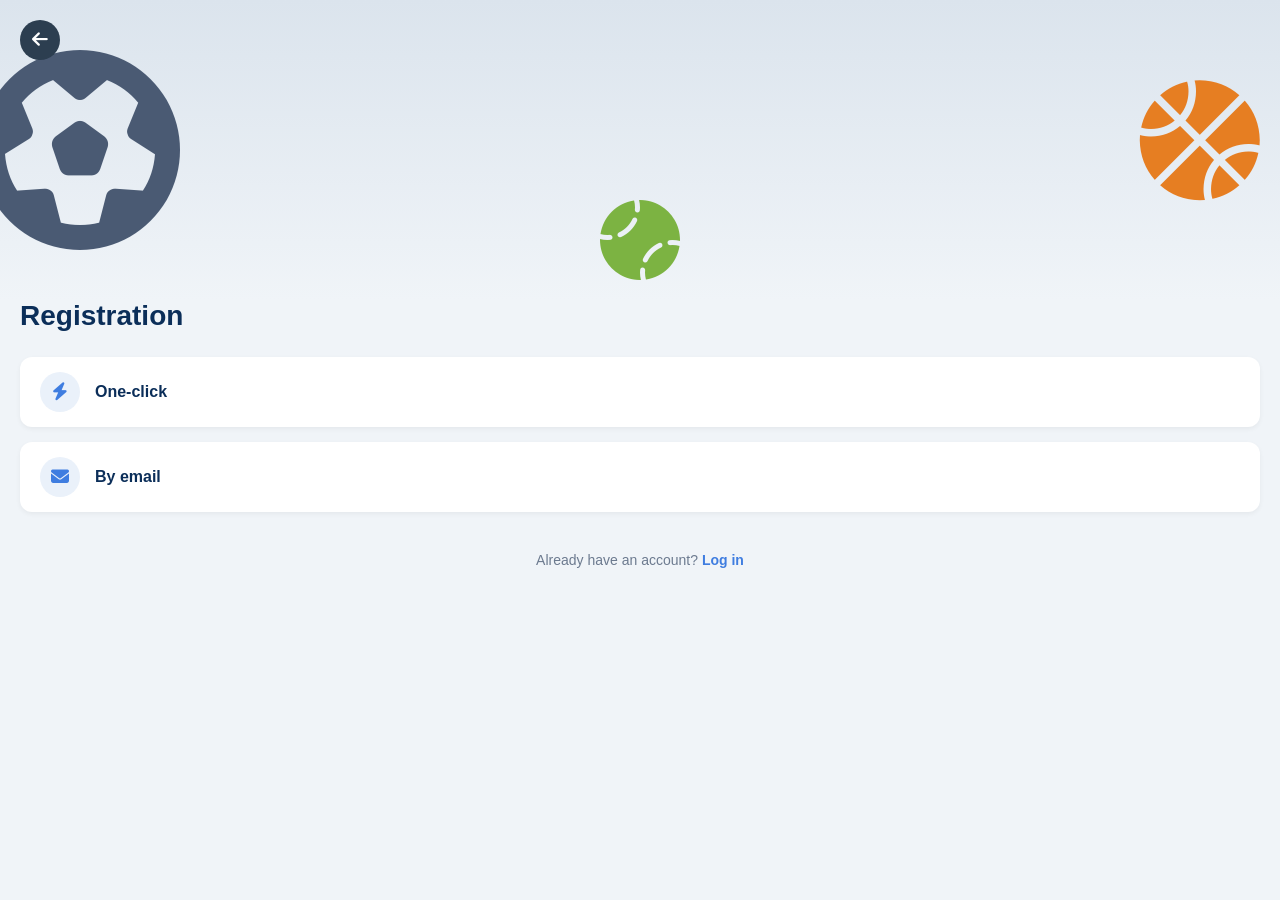
<file: Registration.html>
<!DOCTYPE html>
<html lang="en">
<head>
    <meta charset="UTF-8">
    <meta name="viewport" content="width=device-width, initial-scale=1.0">
    <title>Registration</title>
    <link rel="stylesheet" href="styles.css">
    <link rel="stylesheet" href="https://cdnjs.cloudflare.com/ajax/libs/font-awesome/6.4.0/css/all.min.css">
    
    <style>
        /* Form View Styles */
        #form-view {
            display: none; /* මුලින්ම Form එක සඟවා තබයි */
            background-color: #f0f4f8;
            min-height: 100vh;
            padding-bottom: 80px;
        }

        .form-header {
            display: flex;
            align-items: center;
            padding: 15px 20px;
            background-color: #ffffff;
            box-shadow: 0 2px 5px rgba(0,0,0,0.05);
            margin-bottom: 20px;
        }

        .form-back-btn {
            font-size: 20px;
            color: #4a5a73;
            margin-right: 20px;
            cursor: pointer;
        }

        .form-title-group {
            display: flex;
            flex-direction: column;
            align-items: center;
            flex: 1;
            margin-right: 40px; /* මැදට ගැනීමට */
        }

        .form-title-group h2 {
            color: #2b70d4;
            font-size: 20px;
            margin: 0;
        }

        .form-subtitle {
            font-size: 12px;
            color: #6c7a8f;
        }

        .form-card {
            background-color: #ffffff;
            border-radius: 15px;
            margin: 0 20px;
            padding: 10px 20px;
            box-shadow: 0 2px 10px rgba(0,0,0,0.02);
        }

        .input-group {
            display: flex;
            flex-direction: column;
            border-bottom: 1px solid #e0e5ec;
            padding: 15px 0;
        }

        .input-group:last-child {
            border-bottom: none;
        }

        .input-group label {
            font-size: 12px;
            color: #6c7a8f;
            margin-bottom: 5px;
        }

        .input-group select, .input-group input {
            border: none;
            outline: none;
            font-size: 16px;
            color: #1a2a40;
            background: transparent;
            width: 100%;
        }

        /* විකල්ප (Optional) ලේබල් එක සඳහා */
        .input-group input::placeholder {
            color: #6c7a8f;
        }

        .agreements {
            margin: 25px 20px;
        }

        .agreement-item {
            display: flex;
            align-items: center;
            color: #3f7de0;
            font-size: 14px;
            margin-bottom: 15px;
        }

        .agreement-item i {
            margin-right: 15px;
            font-size: 18px;
            color: #5b92e5;
        }

        .checkbox-item {
            color: #1a2a40;
            align-items: flex-start;
        }

        .checkbox-item input {
            margin-top: 3px;
            margin-right: 15px;
            width: 18px;
            height: 18px;
        }

        .checkbox-item label {
            line-height: 1.4;
        }

        .register-btn-container {
            position: fixed;
            bottom: 0;
            left: 0;
            right: 0;
            padding: 15px 20px;
            background-color: #f0f4f8;
        }

        .btn-submit {
            width: 100%;
            padding: 15px;
            border: none;
            border-radius: 8px;
            background-color: #4eb966;
            color: white;
            font-size: 16px;
            font-weight: bold;
            cursor: pointer;
        }
    </style>
</head>
<body class="register-page">

    <div id="selection-view">
        <div class="back-nav">
            <a href="index.html" class="back-btn"><i class="fas fa-arrow-left"></i></a>
        </div>

        <div class="sports-illustration">
            <i class="fas fa-futbol main-ball"></i>
            <i class="fas fa-basketball-ball sub-ball-1"></i>
            <i class="fas fa-baseball-ball sub-ball-2"></i>
        </div>

        <div class="registration-container">
            <h1 class="page-title">Registration</h1>

            <div class="reg-options">
                <a href="#" class="reg-card" onclick="openForm('one-click')">
                    <div class="reg-icon"><i class="fas fa-bolt"></i></div>
                    <span class="reg-text">One-click</span>
                </a>

                <a href="#" class="reg-card" onclick="openForm('email')">
                    <div class="reg-icon"><i class="fas fa-envelope"></i></div>
                    <span class="reg-text">By email</span>
                </a>
            </div>

            <div class="login-prompt">
                Already have an account? <a href="#">Log in</a>
            </div>
        </div>
    </div>


    <div id="form-view">
        <div class="form-header">
            <i class="fas fa-arrow-left form-back-btn" onclick="goBackToSelection()"></i>
            <div class="form-title-group">
                <h2>Registration</h2>
                <span class="form-subtitle" id="dynamic-subtitle">One-click</span>
            </div>
        </div>

        <div class="form-card">
            <div class="input-group">
                <label>Country *</label>
                <select>
                    <option>Sri Lanka</option>
                </select>
            </div>

            <div class="input-group">
                <label>Currency *</label>
                <select>
                    <option>Sri Lankan rupee (LKR)</option>
                </select>
            </div>

            <div class="input-group" id="email-field" style="display: none;">
                <label>Email *</label>
                <input type="email" placeholder="Enter your email">
            </div>

            <div class="input-group">
                <label>Bonus</label>
                <select>
                    <option>Bonus for sports</option>
                </select>
            </div>

            <div class="input-group">
                <input type="text" placeholder="Promo code (optional)">
            </div>
        </div>

        <div class="agreements">
            <div class="agreement-item">
                <i class="fas fa-file-alt"></i> Terms and Conditions
            </div>
            <div class="agreement-item">
                <i class="fas fa-shield-alt"></i> Privacy Policy
            </div>
            <div class="agreement-item checkbox-item">
                <input type="checkbox" id="age-check">
                <label for="age-check">I am over 18 years of age and I confirm that I have read and agree to the company's terms and conditions and privacy policy.</label>
            </div>
        </div>

        <div class="register-btn-container">
            <button class="btn-submit">Register</button>
        </div>
    </div>

    <script>
        function openForm(type) {
            // පළමු කොටස සඟවා ෆෝරමය පෙන්වීම
            document.getElementById('selection-view').style.display = 'none';
            document.getElementById('form-view').style.display = 'block';

            // තේරීම අනුව Email කොටස සහ මාතෘකාව වෙනස් කිරීම
            if(type === 'one-click') {
                document.getElementById('dynamic-subtitle').innerText = 'One-click';
                document.getElementById('email-field').style.display = 'none';
            } else if (type === 'email') {
                document.getElementById('dynamic-subtitle').innerText = 'By email';
                document.getElementById('email-field').style.display = 'flex';
            }
        }

        function goBackToSelection() {
            // ආපසු යාම
            document.getElementById('form-view').style.display = 'none';
            document.getElementById('selection-view').style.display = 'block';
        }
    </script>

</body>
</html>
</file>
<file: styles.css>
/* Basic Reset */
* {
    margin: 0;
    padding: 0;
    box-sizing: border-box;
    font-family: -apple-system, BlinkMacSystemFont, "Segoe UI", Roboto, sans-serif;
}

body {
    background-color: #f2f5f9;
    color: #1a2a40;
    padding-bottom: 70px; /* Space for bottom nav */
}

/* Header */
.top-header {
    display: flex;
    justify-content: space-between;
    align-items: center;
    padding: 15px 20px;
    background-color: #ffffff;
    height: 60px; /* ලෝගෝ එක නැති වුණත් උස රඳවා ගැනීමට */
}
.logo {
    color: #D49A00; /* තද කහ වර්ණය */
    font-size: 22px;
    font-style: italic;
    font-weight: bold;
}
.search-icon {
    font-size: 20px;
    color: #4a5a73;
    margin-left: auto; /* අයිකනය දකුණට ගෙන යාමට */
}

/* Auth Buttons */
.auth-buttons {
    display: flex;
    gap: 10px;
    padding: 10px 20px;
    background-color: #ffffff;
}
.btn {
    flex: 1;
    padding: 12px;
    border: none;
    border-radius: 8px;
    font-size: 14px;
    font-weight: bold;
    color: white;
    cursor: pointer;
}
.btn-login {
    background-color: #D49A00; /* තද කහ වර්ණය */
}
.btn-register {
    background-color: #4eb966;
}

/* Main Nav */
.main-nav {
    display: flex;
    justify-content: space-around;
    background-color: #ffffff;
    padding: 10px 0;
    border-bottom: 1px solid #e0e5ec;
}
.nav-item {
    display: flex;
    flex-direction: column;
    align-items: center;
    color: #7b8a9e;
    font-size: 12px;
    gap: 5px;
    cursor: pointer;
}
.nav-item i { font-size: 18px; }
.nav-item.active {
    color: #D49A00; /* තද කහ වර්ණය */
    border-bottom: 2px solid #D49A00;
    padding-bottom: 5px;
}

/* Scroll Containers (Horizontal Scroll) */
.scroll-container {
    display: flex;
    overflow-x: auto;
    padding: 15px 20px;
    gap: 15px;
    /* Hide scrollbar */
    scrollbar-width: none;
}
.scroll-container::-webkit-scrollbar { display: none; }

/* Games */
.game-item {
    display: flex; flex-direction: column; align-items: center; min-width: 70px;
}
.game-circle {
    width: 70px; height: 70px;
    border-radius: 50%;
    margin-bottom: 8px;
    display: flex; align-items: center; justify-content: center;
}
.game-item span { font-size: 12px; text-align: center; font-weight: 500;}

/* Top Events */
.top-events { padding: 15px 20px; }
.section-title { color: #152744; margin-bottom: 15px; font-size: 18px; }
.event-card {
    display: flex;
    align-items: center;
    background-color: #ffffff;
    border-radius: 12px;
    margin-bottom: 12px;
    overflow: hidden;
    box-shadow: 0 2px 5px rgba(0,0,0,0.03);
}
.event-icon {
    padding: 15px;
    font-size: 24px;
}
.event-name {
    flex: 1;
    font-weight: bold;
    color: #1a2a40;
}
.event-graphic {
    width: 100px;
    height: 70px;
    border-radius: 50% 0 0 50%;
}

/* Bottom Navigation */
.bottom-nav {
    position: fixed;
    bottom: 0; left: 0; right: 0;
    background-color: #ffffff;
    display: flex;
    justify-content: space-around;
    padding: 10px 0;
    box-shadow: 0 -2px 10px rgba(0,0,0,0.05);
    z-index: 100;
}
.b-nav-item {
    display: flex; flex-direction: column; align-items: center;
    color: #7b8a9e; font-size: 11px; gap: 4px;
    cursor: pointer;
}
.b-nav-item.active { color: #D49A00; /* තද කහ වර්ණය */ }
.b-nav-item i { font-size: 18px; }
.central-btn { position: relative; top: -15px; }
.slip-btn {
    width: 50px; height: 50px;
    background-color: #D49A00; /* තද කහ වර්ණය */
    border-radius: 50%;
    display: flex; align-items: center; justify-content: center;
    margin-bottom: 4px;
    color: white;
    box-shadow: 0 4px 8px rgba(212, 154, 0, 0.4);
}

/* =========================================
   Registration Page Styles (අලුත් කොටස)
   ========================================= */

.register-page {
    background-color: #f0f4f8; 
    padding-bottom: 20px;
}

.back-nav {
    padding: 20px;
    position: absolute;
    top: 0;
    left: 0;
    z-index: 10;
}

.back-btn {
    display: inline-flex;
    align-items: center;
    justify-content: center;
    width: 40px;
    height: 40px;
    background-color: #2c3e50;
    color: white;
    border-radius: 50%;
    text-decoration: none;
    font-size: 18px;
}

/* Sports Illustration Placeholder */
.sports-illustration {
    height: 300px;
    position: relative;
    overflow: hidden;
    background: linear-gradient(to bottom, #dbe4ed, #f0f4f8);
    display: flex;
    justify-content: center;
    align-items: center;
}

.sports-illustration i {
    position: absolute;
}

.main-ball {
    font-size: 200px;
    color: #4a5a73;
    left: -20px;
    top: 50px;
}

.sub-ball-1 {
    font-size: 120px;
    color: #e67e22; /* Orange */
    right: 20px;
    top: 80px;
}

.sub-ball-2 {
    font-size: 80px;
    color: #7cb342; /* Light Green */
    bottom: 20px;
    z-index: 5;
}

/* Container */
.registration-container {
    padding: 20px;
    margin-top: -20px;
    position: relative;
    z-index: 10;
}

.page-title {
    color: #0b2e59;
    font-size: 28px;
    margin-bottom: 25px;
}

/* Option Cards */
.reg-options {
    display: flex;
    flex-direction: column;
    gap: 15px;
}

.reg-card {
    display: flex;
    align-items: center;
    background-color: #ffffff;
    padding: 15px 20px;
    border-radius: 12px;
    text-decoration: none;
    box-shadow: 0 2px 5px rgba(0,0,0,0.05);
    transition: transform 0.2s;
}

.reg-card:active {
    transform: scale(0.98);
}

.reg-icon {
    width: 40px;
    height: 40px;
    background-color: #eaf1fa;
    color: #3f7de0;
    border-radius: 50%;
    display: flex;
    align-items: center;
    justify-content: center;
    font-size: 18px;
    margin-right: 15px;
}

.reg-text {
    color: #0b2e59;
    font-weight: bold;
    font-size: 16px;
}

/* Login Link */
.login-prompt {
    text-align: center;
    margin-top: 40px;
    color: #6c7a8f;
    font-size: 14px;
}

.login-prompt a {
    color: #3f7de0;
    text-decoration: none;
    font-weight: bold;
}
</file>
